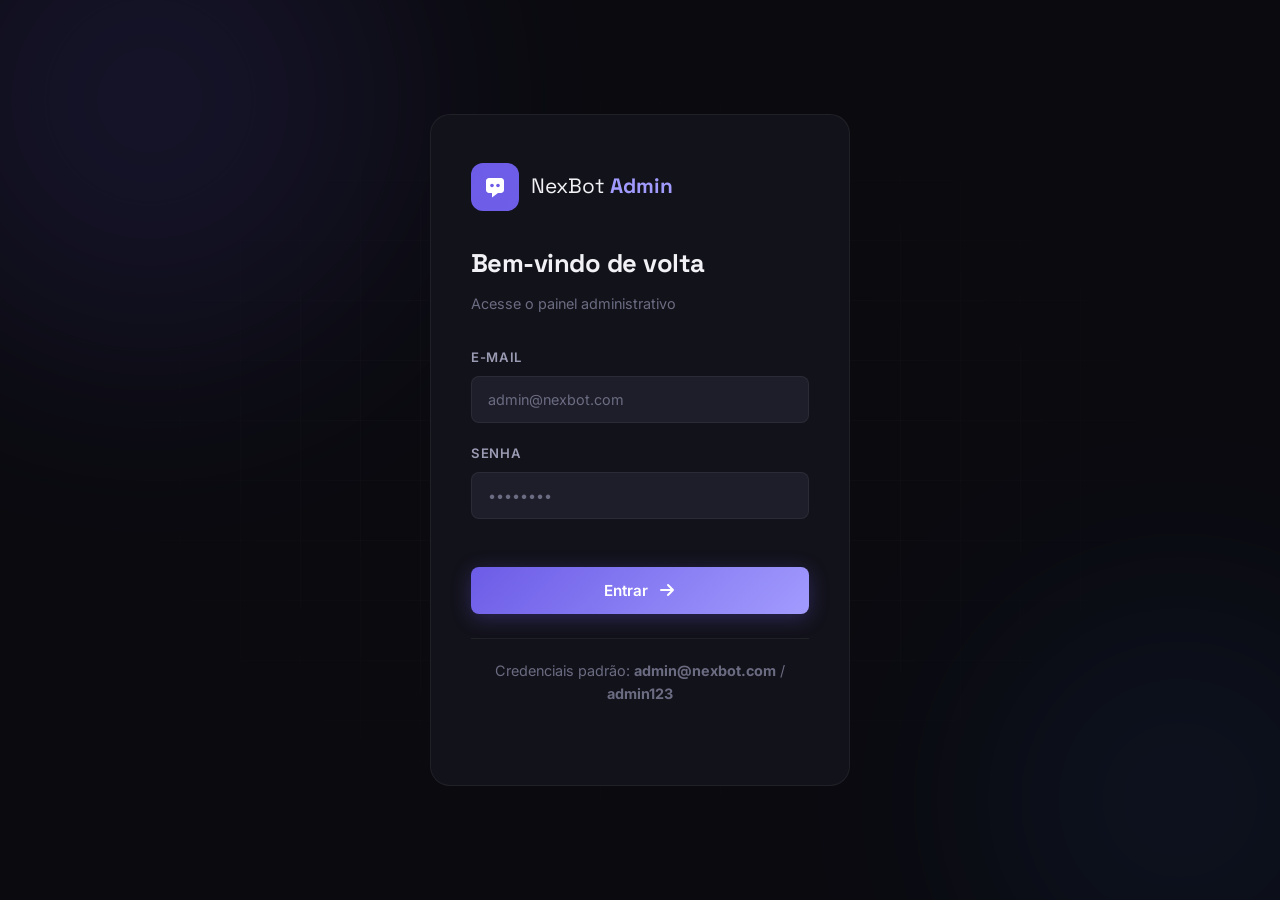
<file: admin.html>
<!DOCTYPE html>
<html lang="pt-BR">
<head>
    <meta charset="UTF-8">
    <meta name="viewport" content="width=device-width, initial-scale=1.0">
    <title>NexBot — Painel Administrativo</title>
    <meta name="robots" content="noindex, nofollow">
    <link rel="preconnect" href="https://fonts.googleapis.com">
    <link rel="preconnect" href="https://fonts.gstatic.com" crossorigin>
    <link href="https://fonts.googleapis.com/css2?family=Inter:wght@300;400;500;600;700;800;900&family=Space+Grotesk:wght@400;500;600;700&display=swap" rel="stylesheet">
    <link rel="stylesheet" href="admin.css">
</head>
<body>

    <!-- Login Screen -->
    <div class="login-screen" id="login-screen">
        <div class="login-bg-effects">
            <div class="login-orb login-orb-1"></div>
            <div class="login-orb login-orb-2"></div>
            <div class="login-grid-overlay"></div>
        </div>
        <div class="login-card">
            <div class="login-logo">
                <svg width="48" height="48" viewBox="0 0 32 32" fill="none">
                    <rect width="32" height="32" rx="8" fill="url(#lg)"/>
                    <path d="M10 12C10 10.8954 10.8954 10 12 10H20C21.1046 10 22 10.8954 22 12V18C22 19.1046 21.1046 20 20 20H18L14 23V20H12C10.8954 20 10 19.1046 10 18V12Z" fill="white"/>
                    <circle cx="14" cy="15" r="1.2" fill="#6C5CE7"/>
                    <circle cx="18" cy="15" r="1.2" fill="#6C5CE7"/>
                    <defs><linearGradient id="lg" x1="0" y1="0" x2="32" y2="32"><stop stop-color="#6C5CE7"/><stop offset="1" stop-color="#A29BFE"/></linearGradient></defs>
                </svg>
                <span>NexBot <strong>Admin</strong></span>
            </div>
            <h2>Bem-vindo de volta</h2>
            <p>Acesse o painel administrativo</p>
            <form id="login-form">
                <div class="form-group">
                    <label for="login-email">E-mail</label>
                    <input type="email" id="login-email" placeholder="admin@nexbot.com" required>
                </div>
                <div class="form-group">
                    <label for="login-password">Senha</label>
                    <input type="password" id="login-password" placeholder="••••••••" required>
                </div>
                <div class="login-error" id="login-error"></div>
                <button type="submit" class="btn-login" id="login-btn">
                    <span>Entrar</span>
                    <svg width="18" height="18" viewBox="0 0 18 18" fill="none"><path d="M3 9H15M15 9L10 4M15 9L10 14" stroke="currentColor" stroke-width="2" stroke-linecap="round" stroke-linejoin="round"/></svg>
                </button>
            </form>
            <p class="login-hint">Credenciais padrão: <strong>admin@nexbot.com</strong> / <strong>admin123</strong></p>
        </div>
    </div>

    <!-- Admin Panel -->
    <div class="admin-panel" id="admin-panel" style="display:none;">
        <!-- Sidebar -->
        <aside class="sidebar" id="sidebar">
            <div class="sidebar-header">
                <div class="sidebar-logo">
                    <svg width="32" height="32" viewBox="0 0 32 32" fill="none">
                        <rect width="32" height="32" rx="8" fill="url(#slg)"/>
                        <path d="M10 12C10 10.8954 10.8954 10 12 10H20C21.1046 10 22 10.8954 22 12V18C22 19.1046 21.1046 20 20 20H18L14 23V20H12C10.8954 20 10 19.1046 10 18V12Z" fill="white"/>
                        <circle cx="14" cy="15" r="1.2" fill="#6C5CE7"/>
                        <circle cx="18" cy="15" r="1.2" fill="#6C5CE7"/>
                        <defs><linearGradient id="slg" x1="0" y1="0" x2="32" y2="32"><stop stop-color="#6C5CE7"/><stop offset="1" stop-color="#A29BFE"/></linearGradient></defs>
                    </svg>
                    <span class="sidebar-brand">NexBot</span>
                </div>
                <button class="sidebar-close" id="sidebar-close" aria-label="Fechar menu">×</button>
            </div>
            <nav class="sidebar-nav">
                <a href="#" class="nav-item active" data-page="dashboard" id="nav-dashboard">
                    <svg width="20" height="20" viewBox="0 0 20 20" fill="none"><rect x="2" y="2" width="7" height="7" rx="1.5" stroke="currentColor" stroke-width="1.5"/><rect x="11" y="2" width="7" height="7" rx="1.5" stroke="currentColor" stroke-width="1.5"/><rect x="2" y="11" width="7" height="7" rx="1.5" stroke="currentColor" stroke-width="1.5"/><rect x="11" y="11" width="7" height="7" rx="1.5" stroke="currentColor" stroke-width="1.5"/></svg>
                    <span>Dashboard</span>
                </a>
                <a href="#" class="nav-item" data-page="leads" id="nav-leads">
                    <svg width="20" height="20" viewBox="0 0 20 20" fill="none"><path d="M13 7A3 3 0 1 0 7 7A3 3 0 0 0 13 7Z" stroke="currentColor" stroke-width="1.5"/><path d="M3 17C3 14.2386 5.23858 12 8 12H12C14.7614 12 17 14.2386 17 17V18H3V17Z" stroke="currentColor" stroke-width="1.5"/></svg>
                    <span>Leads & Mensagens</span>
                    <span class="nav-badge" id="leads-badge">0</span>
                </a>
                <a href="#" class="nav-item" data-page="clients" id="nav-clients">
                    <svg width="20" height="20" viewBox="0 0 20 20" fill="none"><path d="M17 18V16C17 14.3431 15.6569 13 14 13H10" stroke="currentColor" stroke-width="1.5" stroke-linecap="round"/><circle cx="7" cy="7" r="3" stroke="currentColor" stroke-width="1.5"/><path d="M7 13C4.23858 13 2 15.2386 2 18" stroke="currentColor" stroke-width="1.5" stroke-linecap="round"/><path d="M15 6L15 12M12 9H18" stroke="currentColor" stroke-width="1.5" stroke-linecap="round"/></svg>
                    <span>Clientes</span>
                    <span class="nav-badge" id="clients-badge">0</span>
                </a>
                <a href="#" class="nav-item" data-page="settings" id="nav-settings">
                    <svg width="20" height="20" viewBox="0 0 20 20" fill="none"><circle cx="10" cy="10" r="3" stroke="currentColor" stroke-width="1.5"/><path d="M10 2V4M10 16V18M2 10H4M16 10H18M4.22 4.22L5.64 5.64M14.36 14.36L15.78 15.78M15.78 4.22L14.36 5.64M5.64 14.36L4.22 15.78" stroke="currentColor" stroke-width="1.5" stroke-linecap="round"/></svg>
                    <span>Configurações</span>
                </a>
            </nav>
            <div class="sidebar-footer">
                <a href="index.html" class="nav-item">
                    <svg width="20" height="20" viewBox="0 0 20 20" fill="none"><path d="M3 10L10 3L17 10M5 8V16H8V12H12V16H15V8" stroke="currentColor" stroke-width="1.5" stroke-linecap="round" stroke-linejoin="round"/></svg>
                    <span>Ver Landing Page</span>
                </a>
                <a href="#" class="nav-item" id="logout-btn">
                    <svg width="20" height="20" viewBox="0 0 20 20" fill="none"><path d="M7 17H4C3.44772 17 3 16.5523 3 16V4C3 3.44772 3.44772 3 4 3H7M13 14L17 10L13 6M17 10H7" stroke="currentColor" stroke-width="1.5" stroke-linecap="round" stroke-linejoin="round"/></svg>
                    <span>Sair</span>
                </a>
            </div>
        </aside>

        <!-- Main Content -->
        <main class="main-content">
            <header class="topbar">
                <button class="mobile-menu-btn" id="mobile-menu-btn">
                    <span></span><span></span><span></span>
                </button>
                <div class="topbar-info">
                    <h1 id="page-title">Dashboard</h1>
                    <span class="topbar-date" id="topbar-date"></span>
                </div>
                <div class="topbar-actions">
                    <div class="admin-avatar">
                        <span>AD</span>
                    </div>
                </div>
            </header>

            <!-- Dashboard Page -->
            <div class="page active" id="page-dashboard">
                <div class="metrics-grid">
                    <div class="metric-card">
                        <div class="metric-icon icon-purple">
                            <svg width="24" height="24" viewBox="0 0 24 24" fill="none"><path d="M16 7A4 4 0 1 0 8 7A4 4 0 0 0 16 7Z" stroke="currentColor" stroke-width="2"/><path d="M4 21C4 17.134 7.13401 14 11 14H13C16.866 14 20 17.134 20 21V22H4V21Z" stroke="currentColor" stroke-width="2"/></svg>
                        </div>
                        <div class="metric-info">
                            <span class="metric-value" id="metric-total">0</span>
                            <span class="metric-label">Total de Leads</span>
                        </div>
                        <span class="metric-trend up" id="trend-total">+0 hoje</span>
                    </div>
                    <div class="metric-card">
                        <div class="metric-icon icon-green">
                            <svg width="24" height="24" viewBox="0 0 24 24" fill="none"><path d="M22 12H18L15 21L9 3L6 12H2" stroke="currentColor" stroke-width="2" stroke-linecap="round" stroke-linejoin="round"/></svg>
                        </div>
                        <div class="metric-info">
                            <span class="metric-value" id="metric-new">0</span>
                            <span class="metric-label">Novos (não lidos)</span>
                        </div>
                        <span class="metric-trend" id="trend-new">Aguardando</span>
                    </div>
                    <div class="metric-card">
                        <div class="metric-icon icon-blue">
                            <svg width="24" height="24" viewBox="0 0 24 24" fill="none"><path d="M21 15C21 15.5523 20.5523 16 20 16H8L4 20V4C4 3.44772 4.44772 3 5 3H20C20.5523 3 21 3.44772 21 4V15Z" stroke="currentColor" stroke-width="2" stroke-linecap="round" stroke-linejoin="round"/></svg>
                        </div>
                        <div class="metric-info">
                            <span class="metric-value" id="metric-attending">0</span>
                            <span class="metric-label">Em Atendimento</span>
                        </div>
                        <span class="metric-trend" id="trend-attending">Ativos</span>
                    </div>
                    <div class="metric-card">
                        <div class="metric-icon icon-orange">
                            <svg width="24" height="24" viewBox="0 0 24 24" fill="none"><path d="M12 2L15.09 8.26L22 9.27L17 14.14L18.18 21.02L12 17.77L5.82 21.02L7 14.14L2 9.27L8.91 8.26L12 2Z" stroke="currentColor" stroke-width="2" stroke-linecap="round" stroke-linejoin="round"/></svg>
                        </div>
                        <div class="metric-info">
                            <span class="metric-value" id="metric-converted">0</span>
                            <span class="metric-label">Convertidos</span>
                        </div>
                        <span class="metric-trend up" id="trend-converted">Sucesso</span>
                    </div>
                </div>

                <div class="dashboard-grid">
                    <div class="card recent-leads-card">
                        <div class="card-header">
                            <h3>Leads Recentes</h3>
                            <button class="btn-sm-action" id="view-all-leads">Ver Todos →</button>
                        </div>
                        <div class="card-body">
                            <div class="recent-leads-list" id="recent-leads-list">
                                <div class="empty-state">
                                    <svg width="48" height="48" viewBox="0 0 48 48" fill="none"><circle cx="24" cy="24" r="20" stroke="currentColor" stroke-width="2" stroke-dasharray="4 4"/><path d="M24 16V32M16 24H32" stroke="currentColor" stroke-width="2" stroke-linecap="round"/></svg>
                                    <p>Nenhum lead recebido ainda</p>
                                    <span>Os contatos da landing page aparecerão aqui</span>
                                </div>
                            </div>
                        </div>
                    </div>
                    <div class="card chart-card">
                        <div class="card-header">
                            <h3>Leads por Período</h3>
                            <select id="chart-period" class="select-sm">
                                <option value="7">Últimos 7 dias</option>
                                <option value="30">Últimos 30 dias</option>
                                <option value="90">Últimos 90 dias</option>
                            </select>
                        </div>
                        <div class="card-body">
                            <div class="chart-container" id="chart-container">
                                <div class="chart-bars" id="chart-bars"></div>
                                <div class="chart-labels" id="chart-labels"></div>
                            </div>
                        </div>
                    </div>
                </div>

                <div class="card source-card">
                    <div class="card-header">
                        <h3>Distribuição por Tamanho de Empresa</h3>
                    </div>
                    <div class="card-body">
                        <div class="distribution-grid" id="distribution-grid">
                            <div class="dist-item">
                                <div class="dist-bar-track"><div class="dist-bar" style="width:0%" data-size="1-10"></div></div>
                                <span class="dist-label">1-10 funcionários</span>
                                <span class="dist-value" id="dist-1-10">0</span>
                            </div>
                            <div class="dist-item">
                                <div class="dist-bar-track"><div class="dist-bar" style="width:0%" data-size="11-50"></div></div>
                                <span class="dist-label">11-50 funcionários</span>
                                <span class="dist-value" id="dist-11-50">0</span>
                            </div>
                            <div class="dist-item">
                                <div class="dist-bar-track"><div class="dist-bar" style="width:0%" data-size="51-200"></div></div>
                                <span class="dist-label">51-200 funcionários</span>
                                <span class="dist-value" id="dist-51-200">0</span>
                            </div>
                            <div class="dist-item">
                                <div class="dist-bar-track"><div class="dist-bar" style="width:0%" data-size="201+"></div></div>
                                <span class="dist-label">200+ funcionários</span>
                                <span class="dist-value" id="dist-201">0</span>
                            </div>
                        </div>
                    </div>
                </div>
            </div>

            <!-- Leads Page -->
            <div class="page" id="page-leads">
                <div class="leads-toolbar">
                    <div class="leads-search">
                        <svg width="18" height="18" viewBox="0 0 18 18" fill="none"><circle cx="8" cy="8" r="5.5" stroke="currentColor" stroke-width="1.5"/><path d="M12 12L16 16" stroke="currentColor" stroke-width="1.5" stroke-linecap="round"/></svg>
                        <input type="text" id="search-leads" placeholder="Buscar por nome, email ou telefone...">
                    </div>
                    <div class="leads-filters">
                        <select id="filter-status" class="select-sm">
                            <option value="all">Todos os Status</option>
                            <option value="novo">🔵 Novos</option>
                            <option value="atendendo">🟡 Em Atendimento</option>
                            <option value="convertido">🟢 Convertidos</option>
                            <option value="arquivado">⚫ Arquivados</option>
                        </select>
                        <button class="btn-action" id="export-csv">
                            <svg width="16" height="16" viewBox="0 0 16 16" fill="none"><path d="M2 11V13C2 13.5523 2.44772 14 3 14H13C13.5523 14 14 13.5523 14 13V11M8 2V10M8 10L5 7M8 10L11 7" stroke="currentColor" stroke-width="1.5" stroke-linecap="round" stroke-linejoin="round"/></svg>
                            Exportar CSV
                        </button>
                    </div>
                </div>

                <div class="leads-table-wrapper">
                    <table class="leads-table" id="leads-table">
                        <thead>
                            <tr>
                                <th>Status</th>
                                <th>Nome</th>
                                <th>E-mail</th>
                                <th>Telefone</th>
                                <th>Empresa</th>
                                <th>Data</th>
                                <th>Ações</th>
                            </tr>
                        </thead>
                        <tbody id="leads-tbody">
                        </tbody>
                    </table>
                    <div class="empty-state" id="leads-empty" style="display:none;">
                        <svg width="48" height="48" viewBox="0 0 48 48" fill="none"><circle cx="24" cy="24" r="20" stroke="currentColor" stroke-width="2" stroke-dasharray="4 4"/><path d="M24 16V32M16 24H32" stroke="currentColor" stroke-width="2" stroke-linecap="round"/></svg>
                        <p>Nenhum lead encontrado</p>
                        <span>Ajuste os filtros ou aguarde novos contatos</span>
                    </div>
                </div>
            </div>

            <!-- Clients Page -->
            <div class="page" id="page-clients">
                <div class="leads-toolbar">
                    <div class="leads-search">
                        <svg width="18" height="18" viewBox="0 0 18 18" fill="none"><circle cx="8" cy="8" r="5.5" stroke="currentColor" stroke-width="1.5"/><path d="M12 12L16 16" stroke="currentColor" stroke-width="1.5" stroke-linecap="round"/></svg>
                        <input type="text" id="search-clients" placeholder="Buscar cliente...">
                    </div>
                    <div class="leads-filters">
                        <button class="btn-action" id="add-client-btn">
                            <svg width="16" height="16" viewBox="0 0 16 16" fill="none"><path d="M8 3V13M3 8H13" stroke="currentColor" stroke-width="1.5" stroke-linecap="round"/></svg>
                            Novo Cliente
                        </button>
                    </div>
                </div>
                <div class="leads-table-wrapper">
                    <table class="leads-table" id="clients-table">
                        <thead>
                            <tr>
                                <th>Status</th>
                                <th>Nome</th>
                                <th>E-mail</th>
                                <th>Plano</th>
                                <th>Criado em</th>
                                <th>Ações</th>
                            </tr>
                        </thead>
                        <tbody id="clients-tbody"></tbody>
                    </table>
                    <div class="empty-state" id="clients-empty">
                        <svg width="48" height="48" viewBox="0 0 48 48" fill="none"><circle cx="24" cy="24" r="20" stroke="currentColor" stroke-width="2" stroke-dasharray="4 4"/><path d="M24 16V32M16 24H32" stroke="currentColor" stroke-width="2" stroke-linecap="round"/></svg>
                        <p>Nenhum cliente cadastrado</p>
                        <span>Clique em "Novo Cliente" para adicionar</span>
                    </div>
                </div>
            </div>

            <!-- Settings Page -->
            <div class="page" id="page-settings">
                <div class="settings-grid">
                    <div class="card">
                        <div class="card-header">
                            <h3>🔑 Credenciais de Acesso</h3>
                        </div>
                        <div class="card-body">
                            <div class="form-group">
                                <label for="settings-email">E-mail Admin</label>
                                <input type="email" id="settings-email" value="admin@nexbot.com">
                            </div>
                            <div class="form-group">
                                <label for="settings-password">Nova Senha</label>
                                <input type="password" id="settings-password" placeholder="Digite a nova senha">
                            </div>
                            <div class="form-group">
                                <label for="settings-password-confirm">Confirmar Senha</label>
                                <input type="password" id="settings-password-confirm" placeholder="Confirme a nova senha">
                            </div>
                            <button class="btn-action" id="save-credentials">Salvar Credenciais</button>
                            <div class="settings-msg" id="credentials-msg"></div>
                        </div>
                    </div>

                    <div class="card">
                        <div class="card-header">
                            <h3>📧 Configuração EmailJS</h3>
                        </div>
                        <div class="card-body">
                            <p class="settings-description">Configure os IDs do EmailJS para habilitar o envio real de emails pelo formulário de contato. Crie uma conta gratuita em <a href="https://www.emailjs.com" target="_blank">emailjs.com</a>.</p>
                            <div class="form-group">
                                <label for="emailjs-public-key">Public Key</label>
                                <input type="text" id="emailjs-public-key" placeholder="Sua Public Key do EmailJS">
                            </div>
                            <div class="form-group">
                                <label for="emailjs-service-id">Service ID</label>
                                <input type="text" id="emailjs-service-id" placeholder="Ex: service_gmail">
                            </div>
                            <div class="form-group">
                                <label for="emailjs-template-id">Template ID</label>
                                <input type="text" id="emailjs-template-id" placeholder="Ex: template_contact">
                            </div>
                            <button class="btn-action" id="save-emailjs">Salvar Configuração</button>
                            <div class="settings-msg" id="emailjs-msg"></div>
                        </div>
                    </div>

                    <div class="card">
                        <div class="card-header">
                            <h3>🗑️ Gerenciar Dados</h3>
                        </div>
                        <div class="card-body">
                            <p class="settings-description">Atenção: estas ações são irreversíveis.</p>
                            <div class="danger-actions">
                                <button class="btn-danger" id="clear-leads">Limpar Todos os Leads</button>
                                <button class="btn-danger" id="reset-settings">Resetar Configurações</button>
                            </div>
                        </div>
                    </div>
                </div>
            </div>
        </main>
    </div>

    <!-- Lead Detail Modal -->
    <div class="modal-overlay" id="modal-overlay">
        <div class="modal" id="lead-modal">
            <div class="modal-header">
                <h3>Detalhes do Lead</h3>
                <button class="modal-close" id="modal-close">×</button>
            </div>
            <div class="modal-body" id="modal-body">
                <!-- Filled by JS -->
            </div>
        </div>
    </div>

    <!-- New Client Modal -->
    <div class="modal-overlay" id="client-modal-overlay">
        <div class="modal">
            <div class="modal-header">
                <h3 id="client-modal-title">Novo Cliente</h3>
                <button class="modal-close" id="client-modal-close">×</button>
            </div>
            <div class="modal-body">
                <form id="client-form">
                    <div class="form-group">
                        <label for="client-name">Nome / Empresa</label>
                        <input type="text" id="client-name" placeholder="Nome do cliente" required>
                    </div>
                    <div class="form-group">
                        <label for="client-email">E-mail de Acesso</label>
                        <input type="email" id="client-email" placeholder="email@empresa.com" required>
                    </div>
                    <div class="form-group">
                        <label for="client-password">Senha</label>
                        <input type="text" id="client-password" placeholder="Senha de acesso" value="cliente123">
                    </div>
                    <div class="form-group">
                        <label for="client-plan">Plano</label>
                        <select id="client-plan">
                            <option value="starter">Starter</option>
                            <option value="professional" selected>Professional</option>
                            <option value="enterprise">Enterprise</option>
                        </select>
                    </div>
                    <input type="hidden" id="client-edit-id" value="">
                    <button type="submit" class="btn-action" style="width:100%;justify-content:center;margin-top:8px;">Salvar Cliente</button>
                </form>
            </div>
        </div>
    </div>

    <script src="admin.js"></script>
</body>
</html>
</file>
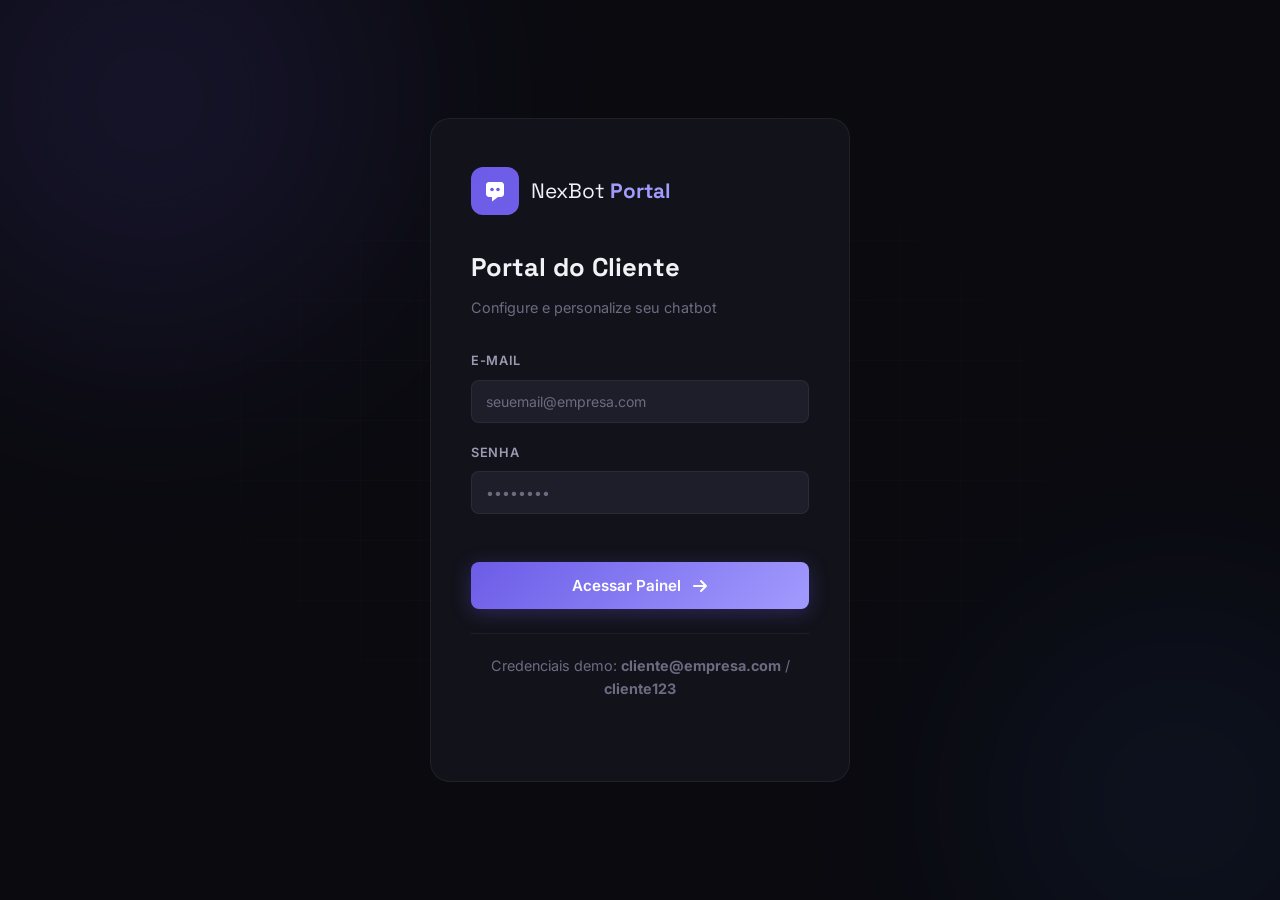
<file: client.html>
<!DOCTYPE html>
<html lang="pt-BR">
<head>
    <meta charset="UTF-8">
    <meta name="viewport" content="width=device-width, initial-scale=1.0">
    <title>NexBot — Portal do Cliente</title>
    <meta name="robots" content="noindex, nofollow">
    <link rel="preconnect" href="https://fonts.googleapis.com">
    <link rel="preconnect" href="https://fonts.gstatic.com" crossorigin>
    <link href="https://fonts.googleapis.com/css2?family=Inter:wght@300;400;500;600;700;800;900&family=Space+Grotesk:wght@400;500;600;700&display=swap" rel="stylesheet">
    <link rel="stylesheet" href="client.css">
</head>
<body>

    <!-- Login Screen -->
    <div class="login-screen" id="login-screen">
        <div class="login-bg-effects">
            <div class="login-orb login-orb-1"></div>
            <div class="login-orb login-orb-2"></div>
            <div class="login-grid-overlay"></div>
        </div>
        <div class="login-card">
            <div class="login-logo">
                <svg width="48" height="48" viewBox="0 0 32 32" fill="none">
                    <rect width="32" height="32" rx="8" fill="url(#lg)"/>
                    <path d="M10 12C10 10.8954 10.8954 10 12 10H20C21.1046 10 22 10.8954 22 12V18C22 19.1046 21.1046 20 20 20H18L14 23V20H12C10.8954 20 10 19.1046 10 18V12Z" fill="white"/>
                    <circle cx="14" cy="15" r="1.2" fill="#6C5CE7"/><circle cx="18" cy="15" r="1.2" fill="#6C5CE7"/>
                    <defs><linearGradient id="lg" x1="0" y1="0" x2="32" y2="32"><stop stop-color="#6C5CE7"/><stop offset="1" stop-color="#A29BFE"/></linearGradient></defs>
                </svg>
                <span>NexBot <strong>Portal</strong></span>
            </div>
            <h2>Portal do Cliente</h2>
            <p>Configure e personalize seu chatbot</p>
            <form id="login-form">
                <div class="form-group">
                    <label for="login-email">E-mail</label>
                    <input type="email" id="login-email" placeholder="seuemail@empresa.com" required>
                </div>
                <div class="form-group">
                    <label for="login-password">Senha</label>
                    <input type="password" id="login-password" placeholder="••••••••" required>
                </div>
                <div class="login-error" id="login-error"></div>
                <button type="submit" class="btn-login" id="login-btn">
                    <span>Acessar Painel</span>
                    <svg width="18" height="18" viewBox="0 0 18 18" fill="none"><path d="M3 9H15M15 9L10 4M15 9L10 14" stroke="currentColor" stroke-width="2" stroke-linecap="round" stroke-linejoin="round"/></svg>
                </button>
            </form>
            <p class="login-hint">Credenciais demo: <strong>cliente@empresa.com</strong> / <strong>cliente123</strong></p>
        </div>
    </div>

    <!-- Client Portal -->
    <div class="portal" id="portal" style="display:none;">
        <!-- Sidebar -->
        <aside class="sidebar" id="sidebar">
            <div class="sidebar-header">
                <div class="sidebar-logo">
                    <svg width="28" height="28" viewBox="0 0 32 32" fill="none">
                        <rect width="32" height="32" rx="8" fill="url(#slg2)"/>
                        <path d="M10 12C10 10.8954 10.8954 10 12 10H20C21.1046 10 22 10.8954 22 12V18C22 19.1046 21.1046 20 20 20H18L14 23V20H12C10.8954 20 10 19.1046 10 18V12Z" fill="white"/>
                        <circle cx="14" cy="15" r="1.2" fill="#6C5CE7"/><circle cx="18" cy="15" r="1.2" fill="#6C5CE7"/>
                        <defs><linearGradient id="slg2" x1="0" y1="0" x2="32" y2="32"><stop stop-color="#6C5CE7"/><stop offset="1" stop-color="#A29BFE"/></linearGradient></defs>
                    </svg>
                    <span class="sidebar-brand">NexBot</span>
                </div>
                <button class="sidebar-close" id="sidebar-close">×</button>
            </div>
            <nav class="sidebar-nav">
                <a href="#" class="nav-item active" data-page="appearance" id="nav-appearance">
                    <svg width="20" height="20" viewBox="0 0 20 20" fill="none"><path d="M3 10C3 6.13401 6.13401 3 10 3V3C11.3845 3 12.7378 3.41054 13.889 4.18029L10.5 10H17V10C17 13.866 13.866 17 10 17V17C6.13401 17 3 13.866 3 10V10Z" stroke="currentColor" stroke-width="1.5"/><circle cx="10" cy="10" r="2" stroke="currentColor" stroke-width="1.5"/></svg>
                    <span>Aparência</span>
                </a>
                <a href="#" class="nav-item" data-page="messages" id="nav-messages">
                    <svg width="20" height="20" viewBox="0 0 20 20" fill="none"><path d="M17 13C17 13.5523 16.5523 14 16 14H6L2 18V4C2 3.44772 2.44772 3 3 3H16C16.5523 3 17 3.44772 17 4V13Z" stroke="currentColor" stroke-width="1.5" stroke-linecap="round" stroke-linejoin="round"/></svg>
                    <span>Mensagens</span>
                </a>
                <a href="#" class="nav-item" data-page="knowledge" id="nav-knowledge">
                    <svg width="20" height="20" viewBox="0 0 20 20" fill="none"><path d="M2 4C2 2.89543 2.89543 2 4 2H8L10 4H16C17.1046 4 18 4.89543 18 6V16C18 17.1046 17.1046 18 16 18H4C2.89543 18 2 17.1046 2 16V4Z" stroke="currentColor" stroke-width="1.5"/><path d="M6 10H14M6 13H11" stroke="currentColor" stroke-width="1.5" stroke-linecap="round"/></svg>
                    <span>Base de Conhecimento</span>
                </a>
                <a href="#" class="nav-item" data-page="embed" id="nav-embed">
                    <svg width="20" height="20" viewBox="0 0 20 20" fill="none"><path d="M7 5L2 10L7 15M13 5L18 10L13 15" stroke="currentColor" stroke-width="1.5" stroke-linecap="round" stroke-linejoin="round"/></svg>
                    <span>Código de Integração</span>
                </a>
            </nav>
            <div class="sidebar-footer">
                <a href="index.html" class="nav-item">
                    <svg width="20" height="20" viewBox="0 0 20 20" fill="none"><path d="M3 10L10 3L17 10M5 8V16H8V12H12V16H15V8" stroke="currentColor" stroke-width="1.5" stroke-linecap="round" stroke-linejoin="round"/></svg>
                    <span>Ver Site</span>
                </a>
                <a href="#" class="nav-item" id="logout-btn">
                    <svg width="20" height="20" viewBox="0 0 20 20" fill="none"><path d="M7 17H4C3.44772 17 3 16.5523 3 16V4C3 3.44772 3.44772 3 4 3H7M13 14L17 10L13 6M17 10H7" stroke="currentColor" stroke-width="1.5" stroke-linecap="round" stroke-linejoin="round"/></svg>
                    <span>Sair</span>
                </a>
            </div>
        </aside>

        <!-- Main Content -->
        <main class="main-content">
            <header class="topbar">
                <button class="mobile-menu-btn" id="mobile-menu-btn"><span></span><span></span><span></span></button>
                <div class="topbar-info">
                    <h1 id="page-title">Aparência do Chatbot</h1>
                    <span class="topbar-sub" id="topbar-sub">Personalize o visual do seu chatbot</span>
                </div>
                <div class="topbar-actions">
                    <button class="btn-save" id="save-all-btn">
                        <svg width="16" height="16" viewBox="0 0 16 16" fill="none"><path d="M2 2H11L14 5V14H2V2Z" stroke="currentColor" stroke-width="1.5"/><path d="M5 2V5H10V2M5 14V9H11V14" stroke="currentColor" stroke-width="1.5"/></svg>
                        Salvar Tudo
                    </button>
                </div>
            </header>

            <!-- Appearance Page -->
            <div class="page active" id="page-appearance">
                <div class="config-layout">
                    <div class="config-panel">
                        <div class="config-section">
                            <h3 class="config-title">🤖 Identidade do Bot</h3>
                            <div class="form-group">
                                <label for="bot-name">Nome do Chatbot</label>
                                <input type="text" id="bot-name" value="Assistente Virtual" placeholder="Ex: Atendente da Loja">
                            </div>
                            <div class="form-group">
                                <label for="bot-subtitle">Subtítulo / Status</label>
                                <input type="text" id="bot-subtitle" value="Online agora" placeholder="Ex: Online • Responde em segundos">
                            </div>
                            <div class="form-group">
                                <label for="bot-avatar">Emoji / Avatar</label>
                                <div class="avatar-picker">
                                    <button class="avatar-option active" data-avatar="🤖">🤖</button>
                                    <button class="avatar-option" data-avatar="💬">💬</button>
                                    <button class="avatar-option" data-avatar="🧠">🧠</button>
                                    <button class="avatar-option" data-avatar="⚡">⚡</button>
                                    <button class="avatar-option" data-avatar="🎯">🎯</button>
                                    <button class="avatar-option" data-avatar="🌟">🌟</button>
                                    <button class="avatar-option" data-avatar="🚀">🚀</button>
                                    <button class="avatar-option" data-avatar="💡">💡</button>
                                </div>
                            </div>
                        </div>

                        <div class="config-section">
                            <h3 class="config-title">🎨 Cores e Estilo</h3>
                            <div class="color-row">
                                <div class="form-group">
                                    <label for="color-primary">Cor Primária</label>
                                    <div class="color-input-wrap">
                                        <input type="color" id="color-primary" value="#6C5CE7">
                                        <input type="text" id="color-primary-hex" value="#6C5CE7" class="color-hex-input">
                                    </div>
                                </div>
                                <div class="form-group">
                                    <label for="color-header">Cor do Cabeçalho</label>
                                    <div class="color-input-wrap">
                                        <input type="color" id="color-header" value="#1A1A2E">
                                        <input type="text" id="color-header-hex" value="#1A1A2E" class="color-hex-input">
                                    </div>
                                </div>
                            </div>
                            <div class="color-row">
                                <div class="form-group">
                                    <label for="color-bot-msg">Cor Mensagem Bot</label>
                                    <div class="color-input-wrap">
                                        <input type="color" id="color-bot-msg" value="#2D2D3F">
                                        <input type="text" id="color-bot-msg-hex" value="#2D2D3F" class="color-hex-input">
                                    </div>
                                </div>
                                <div class="form-group">
                                    <label for="color-user-msg">Cor Mensagem Usuário</label>
                                    <div class="color-input-wrap">
                                        <input type="color" id="color-user-msg" value="#6C5CE7">
                                        <input type="text" id="color-user-msg-hex" value="#6C5CE7" class="color-hex-input">
                                    </div>
                                </div>
                            </div>
                            <div class="form-group">
                                <label for="border-radius">Arredondamento</label>
                                <div class="range-wrap">
                                    <input type="range" id="border-radius" min="0" max="24" value="16">
                                    <span class="range-value" id="radius-value">16px</span>
                                </div>
                            </div>
                        </div>

                        <div class="config-section">
                            <h3 class="config-title">📐 Posição e Tamanho</h3>
                            <div class="form-group">
                                <label>Posição na Tela</label>
                                <div class="position-picker">
                                    <button class="position-option" data-position="left">
                                        <svg width="20" height="20" viewBox="0 0 20 20" fill="none"><rect x="2" y="2" width="16" height="16" rx="2" stroke="currentColor" stroke-width="1.5"/><rect x="3" y="12" width="5" height="5" rx="1" fill="currentColor"/></svg>
                                        Esquerda
                                    </button>
                                    <button class="position-option active" data-position="right">
                                        <svg width="20" height="20" viewBox="0 0 20 20" fill="none"><rect x="2" y="2" width="16" height="16" rx="2" stroke="currentColor" stroke-width="1.5"/><rect x="12" y="12" width="5" height="5" rx="1" fill="currentColor"/></svg>
                                        Direita
                                    </button>
                                </div>
                            </div>
                            <div class="form-group">
                                <label for="widget-size">Tamanho do Widget</label>
                                <select id="widget-size">
                                    <option value="small">Pequeno (340px)</option>
                                    <option value="medium" selected>Médio (380px)</option>
                                    <option value="large">Grande (420px)</option>
                                </select>
                            </div>
                        </div>
                    </div>
                </div>
            </div>

            <!-- Messages Page -->
            <div class="page" id="page-messages">
                <div class="config-layout">
                    <div class="config-panel">
                        <div class="config-section">
                            <h3 class="config-title">👋 Mensagem de Boas-vindas</h3>
                            <div class="form-group">
                                <label for="welcome-msg">Mensagem inicial do bot</label>
                                <textarea id="welcome-msg" rows="3" placeholder="Olá! Como posso ajudá-lo?">Olá! 👋 Como posso ajudá-lo hoje?</textarea>
                            </div>
                        </div>

                        <div class="config-section">
                            <h3 class="config-title">🌙 Mensagem Offline</h3>
                            <div class="form-group">
                                <label for="offline-msg">Exibida fora do horário comercial</label>
                                <textarea id="offline-msg" rows="3" placeholder="No momento estamos offline...">No momento estamos offline, mas deixe sua mensagem que retornaremos em breve! 😊</textarea>
                            </div>
                        </div>

                        <div class="config-section">
                            <h3 class="config-title">⚡ Botões Rápidos</h3>
                            <p class="config-desc">Opções que aparecem para o usuário clicar rapidamente</p>
                            <div class="quick-actions-list" id="quick-actions-list">
                                <!-- Filled by JS -->
                            </div>
                            <button class="btn-add" id="add-quick-action">
                                <svg width="16" height="16" viewBox="0 0 16 16" fill="none"><path d="M8 3V13M3 8H13" stroke="currentColor" stroke-width="1.5" stroke-linecap="round"/></svg>
                                Adicionar Botão Rápido
                            </button>
                        </div>

                        <div class="config-section">
                            <h3 class="config-title">✏️ Placeholder do Input</h3>
                            <div class="form-group">
                                <label for="input-placeholder">Texto do campo de digitação</label>
                                <input type="text" id="input-placeholder" value="Digite sua mensagem..." placeholder="Ex: Como posso ajudar?">
                            </div>
                        </div>
                    </div>
                </div>
            </div>

            <!-- Knowledge Base Page -->
            <div class="page" id="page-knowledge">
                <div class="config-layout">
                    <div class="config-panel">
                        <div class="config-section">
                            <h3 class="config-title">📚 Base de Conhecimento</h3>
                            <p class="config-desc">Cadastre perguntas e respostas para o seu chatbot responder automaticamente. O bot buscará a melhor resposta para o que o cliente perguntar.</p>
                            <div class="faq-list" id="faq-list">
                                <!-- Filled by JS -->
                            </div>
                            <button class="btn-add" id="add-faq">
                                <svg width="16" height="16" viewBox="0 0 16 16" fill="none"><path d="M8 3V13M3 8H13" stroke="currentColor" stroke-width="1.5" stroke-linecap="round"/></svg>
                                Adicionar Pergunta & Resposta
                            </button>
                        </div>
                    </div>
                </div>
            </div>

            <!-- Embed Code Page -->
            <div class="page" id="page-embed">
                <div class="config-layout">
                    <div class="config-panel">
                        <div class="config-section">
                            <h3 class="config-title">🔗 Código de Integração</h3>
                            <p class="config-desc">Copie e cole este código antes do fechamento da tag <code>&lt;/body&gt;</code> no HTML do seu site para adicionar o chatbot.</p>
                            <div class="embed-code-wrap">
                                <pre class="embed-code" id="embed-code"></pre>
                                <button class="btn-copy" id="copy-embed">
                                    <svg width="16" height="16" viewBox="0 0 16 16" fill="none"><rect x="5" y="5" width="9" height="9" rx="1.5" stroke="currentColor" stroke-width="1.5"/><path d="M11 3H3V11" stroke="currentColor" stroke-width="1.5" stroke-linecap="round"/></svg>
                                    Copiar Código
                                </button>
                            </div>
                        </div>

                        <div class="config-section">
                            <h3 class="config-title">📋 Instruções</h3>
                            <div class="instructions-list">
                                <div class="instruction-step">
                                    <span class="step-num">1</span>
                                    <div>
                                        <strong>Copie o código acima</strong>
                                        <p>Clique no botão "Copiar Código" para copiar o script de integração.</p>
                                    </div>
                                </div>
                                <div class="instruction-step">
                                    <span class="step-num">2</span>
                                    <div>
                                        <strong>Cole no seu site</strong>
                                        <p>Adicione o código antes da tag <code>&lt;/body&gt;</code> em todas as páginas onde deseja exibir o chatbot.</p>
                                    </div>
                                </div>
                                <div class="instruction-step">
                                    <span class="step-num">3</span>
                                    <div>
                                        <strong>Pronto!</strong>
                                        <p>O chatbot aparecerá automaticamente com todas as suas configurações e base de conhecimento.</p>
                                    </div>
                                </div>
                            </div>
                        </div>
                    </div>
                </div>
            </div>
        </main>

        <!-- Live Preview Widget (always visible) -->
        <div class="preview-container" id="preview-container">
            <div class="preview-label">
                <svg width="14" height="14" viewBox="0 0 14 14" fill="none"><circle cx="7" cy="7" r="5.5" stroke="currentColor" stroke-width="1.5"/><path d="M4 7C4 7 5.5 4 7 4C8.5 4 10 7 10 7C10 7 8.5 10 7 10C5.5 10 4 7 4 7Z" stroke="currentColor" stroke-width="1"/><circle cx="7" cy="7" r="1.5" fill="currentColor"/></svg>
                Preview ao Vivo
            </div>
            <div class="preview-widget" id="preview-widget">
                <div class="pw-header" id="pw-header">
                    <div class="pw-avatar" id="pw-avatar">🤖</div>
                    <div class="pw-info">
                        <span class="pw-name" id="pw-name">Assistente Virtual</span>
                        <span class="pw-status" id="pw-status"><span class="pw-online"></span> Online agora</span>
                    </div>
                    <button class="pw-close-btn">×</button>
                </div>
                <div class="pw-messages" id="pw-messages">
                    <div class="pw-msg bot" id="pw-welcome-msg">
                        <p>Olá! 👋 Como posso ajudá-lo hoje?</p>
                    </div>
                    <div class="pw-quick-actions" id="pw-quick-actions">
                        <!-- Filled by JS -->
                    </div>
                </div>
                <div class="pw-input-area">
                    <input type="text" id="pw-input" placeholder="Digite sua mensagem..." disabled>
                    <button class="pw-send-btn" disabled>
                        <svg width="16" height="16" viewBox="0 0 16 16" fill="none"><path d="M2 8L14 2L8 14L6.5 9.5L2 8Z" fill="currentColor"/></svg>
                    </button>
                </div>
            </div>
            <button class="preview-fab" id="preview-fab">
                <span class="fab-icon" id="fab-icon">🤖</span>
            </button>
            <button class="preview-toggle" id="preview-toggle">
                <svg width="16" height="16" viewBox="0 0 16 16" fill="none"><path d="M4 6L8 10L12 6" stroke="currentColor" stroke-width="2" stroke-linecap="round"/></svg>
            </button>
        </div>
    </div>

    <script src="client.js"></script>
</body>
</html>
</file>
<file: admin.css>
/* ======================================
   NexBot Admin Panel — Styles
   ====================================== */

:root {
    --primary: #6C5CE7;
    --primary-light: #A29BFE;
    --primary-dark: #5A4BD1;
    --primary-glow: rgba(108, 92, 231, 0.3);

    --bg-main: #0A0A0F;
    --bg-sidebar: #0E0E14;
    --bg-card: #12121A;
    --bg-card-hover: #1A1A25;
    --bg-elevated: #16161F;
    --bg-input: #1E1E2A;
    --bg-topbar: rgba(10, 10, 15, 0.85);

    --text-primary: #F1F1F6;
    --text-secondary: #9B9BB4;
    --text-muted: #6B6B82;

    --border: rgba(255, 255, 255, 0.06);
    --border-hover: rgba(255, 255, 255, 0.12);

    --accent-green: #10B981;
    --accent-blue: #3B82F6;
    --accent-orange: #F59E0B;
    --accent-pink: #EC4899;
    --accent-cyan: #06B6D4;
    --accent-red: #EF4444;

    --gradient-primary: linear-gradient(135deg, #6C5CE7 0%, #A29BFE 100%);

    --sidebar-width: 260px;
    --topbar-height: 72px;
    --radius-sm: 8px;
    --radius-md: 12px;
    --radius-lg: 20px;
    --ease-out: cubic-bezier(0.16, 1, 0.3, 1);
}

*, *::before, *::after { box-sizing: border-box; margin: 0; padding: 0; }
html { -webkit-font-smoothing: antialiased; }
body {
    font-family: 'Inter', -apple-system, BlinkMacSystemFont, sans-serif;
    background: var(--bg-main);
    color: var(--text-primary);
    line-height: 1.6;
    overflow-x: hidden;
}
a { text-decoration: none; color: inherit; }
ul { list-style: none; }
button { cursor: pointer; font-family: inherit; }

/* ========== LOGIN ========== */
.login-screen {
    min-height: 100vh;
    display: flex;
    align-items: center;
    justify-content: center;
    position: relative;
    overflow: hidden;
}

.login-bg-effects { position: absolute; inset: 0; pointer-events: none; }

.login-orb {
    position: absolute;
    border-radius: 50%;
    filter: blur(120px);
}
.login-orb-1 {
    width: 500px; height: 500px;
    background: var(--primary);
    top: -150px; left: -100px;
    opacity: 0.12;
    animation: float-orb 20s ease-in-out infinite;
}
.login-orb-2 {
    width: 400px; height: 400px;
    background: var(--accent-blue);
    bottom: -100px; right: -100px;
    opacity: 0.08;
    animation: float-orb 15s ease-in-out infinite reverse;
}

.login-grid-overlay {
    position: absolute; inset: 0;
    background-image:
        linear-gradient(rgba(255,255,255,0.015) 1px, transparent 1px),
        linear-gradient(90deg, rgba(255,255,255,0.015) 1px, transparent 1px);
    background-size: 60px 60px;
    mask-image: radial-gradient(ellipse at center, black 30%, transparent 70%);
}

@keyframes float-orb {
    0%, 100% { transform: translate(0, 0) scale(1); }
    33% { transform: translate(30px, -20px) scale(1.05); }
    66% { transform: translate(-20px, 15px) scale(0.95); }
}

.login-card {
    background: var(--bg-card);
    border: 1px solid var(--border);
    border-radius: var(--radius-lg);
    padding: 48px 40px;
    width: 100%;
    max-width: 420px;
    position: relative;
    z-index: 2;
    animation: fadeUp 0.6s var(--ease-out);
}

@keyframes fadeUp {
    from { opacity: 0; transform: translateY(20px); }
    to { opacity: 1; transform: translateY(0); }
}

.login-logo {
    display: flex;
    align-items: center;
    gap: 12px;
    font-family: 'Space Grotesk', sans-serif;
    font-size: 1.3rem;
    color: var(--text-primary);
    margin-bottom: 32px;
}
.login-logo strong { color: var(--primary-light); }

.login-card h2 {
    font-family: 'Space Grotesk', sans-serif;
    font-size: 1.6rem;
    margin-bottom: 8px;
    letter-spacing: -0.02em;
}

.login-card > p {
    color: var(--text-muted);
    font-size: 0.9rem;
    margin-bottom: 32px;
}

.form-group {
    margin-bottom: 20px;
}

.form-group label {
    display: block;
    font-size: 0.82rem;
    font-weight: 600;
    color: var(--text-secondary);
    margin-bottom: 8px;
    text-transform: uppercase;
    letter-spacing: 0.05em;
}

.form-group input,
.form-group select {
    width: 100%;
    padding: 14px 16px;
    background: var(--bg-input);
    border: 1px solid var(--border);
    border-radius: var(--radius-sm);
    font-size: 0.9rem;
    color: var(--text-primary);
    outline: none;
    transition: all 0.3s var(--ease-out);
    font-family: 'Inter', sans-serif;
}

.form-group input::placeholder { color: var(--text-muted); }

.form-group input:focus {
    border-color: var(--primary);
    box-shadow: 0 0 0 3px var(--primary-glow);
}

.login-error {
    color: var(--accent-red);
    font-size: 0.85rem;
    min-height: 20px;
    margin-bottom: 8px;
}

.btn-login {
    width: 100%;
    padding: 14px;
    background: var(--gradient-primary);
    border: none;
    border-radius: var(--radius-sm);
    color: white;
    font-size: 0.95rem;
    font-weight: 600;
    display: flex;
    align-items: center;
    justify-content: center;
    gap: 10px;
    transition: all 0.35s var(--ease-out);
    box-shadow: 0 4px 20px var(--primary-glow);
}

.btn-login:hover {
    transform: translateY(-2px);
    box-shadow: 0 8px 30px var(--primary-glow);
}

.login-hint {
    font-size: 0.78rem;
    color: var(--text-muted);
    text-align: center;
    margin-top: 24px;
    padding-top: 20px;
    border-top: 1px solid var(--border);
}

/* ========== ADMIN LAYOUT ========== */
.admin-panel {
    display: flex;
    min-height: 100vh;
}

/* Sidebar */
.sidebar {
    width: var(--sidebar-width);
    background: var(--bg-sidebar);
    border-right: 1px solid var(--border);
    display: flex;
    flex-direction: column;
    position: fixed;
    top: 0;
    bottom: 0;
    left: 0;
    z-index: 100;
    transition: transform 0.35s var(--ease-out);
}

.sidebar-header {
    display: flex;
    align-items: center;
    justify-content: space-between;
    padding: 20px 20px 24px;
    border-bottom: 1px solid var(--border);
}

.sidebar-logo {
    display: flex;
    align-items: center;
    gap: 10px;
}

.sidebar-brand {
    font-family: 'Space Grotesk', sans-serif;
    font-size: 1.2rem;
    font-weight: 700;
}

.sidebar-close {
    display: none;
    background: none;
    border: none;
    color: var(--text-muted);
    font-size: 1.5rem;
    padding: 4px;
}

.sidebar-nav {
    flex: 1;
    padding: 16px 12px;
    display: flex;
    flex-direction: column;
    gap: 4px;
}

.nav-item {
    display: flex;
    align-items: center;
    gap: 12px;
    padding: 12px 16px;
    border-radius: var(--radius-sm);
    font-size: 0.9rem;
    font-weight: 500;
    color: var(--text-muted);
    transition: all 0.25s var(--ease-out);
    position: relative;
}

.nav-item:hover {
    background: rgba(255,255,255,0.03);
    color: var(--text-secondary);
}

.nav-item.active {
    background: rgba(108, 92, 231, 0.1);
    color: var(--primary-light);
}

.nav-item.active::before {
    content: '';
    position: absolute;
    left: 0;
    top: 50%;
    transform: translateY(-50%);
    width: 3px;
    height: 20px;
    background: var(--gradient-primary);
    border-radius: 0 4px 4px 0;
}

.nav-badge {
    margin-left: auto;
    background: var(--primary);
    color: white;
    font-size: 0.7rem;
    font-weight: 700;
    padding: 2px 8px;
    border-radius: 100px;
    min-width: 22px;
    text-align: center;
}

.sidebar-footer {
    padding: 12px;
    border-top: 1px solid var(--border);
    display: flex;
    flex-direction: column;
    gap: 4px;
}

/* Main Content */
.main-content {
    margin-left: var(--sidebar-width);
    flex: 1;
    min-height: 100vh;
}

.topbar {
    position: sticky;
    top: 0;
    z-index: 50;
    height: var(--topbar-height);
    display: flex;
    align-items: center;
    justify-content: space-between;
    padding: 0 32px;
    background: var(--bg-topbar);
    backdrop-filter: blur(20px);
    border-bottom: 1px solid var(--border);
}

.topbar-info h1 {
    font-family: 'Space Grotesk', sans-serif;
    font-size: 1.3rem;
    letter-spacing: -0.015em;
}

.topbar-date {
    font-size: 0.8rem;
    color: var(--text-muted);
}

.mobile-menu-btn {
    display: none;
    flex-direction: column;
    gap: 4px;
    background: none;
    border: none;
    padding: 6px;
}
.mobile-menu-btn span {
    width: 20px; height: 2px;
    background: var(--text-primary);
    border-radius: 2px;
}

.admin-avatar {
    width: 38px;
    height: 38px;
    border-radius: 50%;
    background: var(--gradient-primary);
    display: flex;
    align-items: center;
    justify-content: center;
    font-size: 0.75rem;
    font-weight: 700;
    color: white;
}

/* Page */
.page {
    display: none;
    padding: 32px;
    animation: fadeUp 0.4s var(--ease-out);
}
.page.active { display: block; }

/* ========== METRICS ========== */
.metrics-grid {
    display: grid;
    grid-template-columns: repeat(4, 1fr);
    gap: 20px;
    margin-bottom: 28px;
}

.metric-card {
    background: var(--bg-card);
    border: 1px solid var(--border);
    border-radius: var(--radius-md);
    padding: 24px;
    transition: all 0.35s var(--ease-out);
    display: flex;
    flex-direction: column;
    gap: 16px;
}

.metric-card:hover {
    border-color: var(--border-hover);
    transform: translateY(-2px);
    box-shadow: 0 12px 40px rgba(0,0,0,0.2);
}

.metric-icon {
    width: 44px;
    height: 44px;
    border-radius: var(--radius-sm);
    display: flex;
    align-items: center;
    justify-content: center;
}

.metric-icon.icon-purple { background: rgba(108,92,231,0.12); color: var(--primary-light); }
.metric-icon.icon-green { background: rgba(16,185,129,0.12); color: var(--accent-green); }
.metric-icon.icon-blue { background: rgba(59,130,246,0.12); color: var(--accent-blue); }
.metric-icon.icon-orange { background: rgba(245,158,11,0.12); color: var(--accent-orange); }

.metric-value {
    font-family: 'Space Grotesk', sans-serif;
    font-size: 2rem;
    font-weight: 700;
    line-height: 1;
}

.metric-label {
    font-size: 0.82rem;
    color: var(--text-muted);
    margin-top: 2px;
}

.metric-trend {
    font-size: 0.78rem;
    color: var(--text-muted);
    padding: 4px 10px;
    background: rgba(255,255,255,0.03);
    border-radius: 100px;
    align-self: flex-start;
}

.metric-trend.up {
    color: var(--accent-green);
    background: rgba(16,185,129,0.1);
}

/* ========== CARDS ========== */
.card {
    background: var(--bg-card);
    border: 1px solid var(--border);
    border-radius: var(--radius-md);
    overflow: hidden;
}

.card-header {
    display: flex;
    align-items: center;
    justify-content: space-between;
    padding: 20px 24px;
    border-bottom: 1px solid var(--border);
}

.card-header h3 {
    font-family: 'Space Grotesk', sans-serif;
    font-size: 1rem;
    letter-spacing: -0.01em;
}

.card-body { padding: 24px; }

.dashboard-grid {
    display: grid;
    grid-template-columns: 1.2fr 1fr;
    gap: 20px;
    margin-bottom: 20px;
}

/* ========== RECENT LEADS ========== */
.recent-leads-list {
    display: flex;
    flex-direction: column;
    gap: 12px;
}

.recent-lead-item {
    display: flex;
    align-items: center;
    gap: 14px;
    padding: 14px 16px;
    background: var(--bg-elevated);
    border-radius: var(--radius-sm);
    transition: all 0.25s var(--ease-out);
    cursor: pointer;
}

.recent-lead-item:hover {
    background: var(--bg-card-hover);
    transform: translateX(4px);
}

.lead-avatar {
    width: 38px;
    height: 38px;
    border-radius: 50%;
    background: var(--gradient-primary);
    display: flex;
    align-items: center;
    justify-content: center;
    font-size: 0.7rem;
    font-weight: 700;
    color: white;
    flex-shrink: 0;
}

.lead-info {
    flex: 1;
    min-width: 0;
}

.lead-info .lead-name {
    font-size: 0.88rem;
    font-weight: 600;
    white-space: nowrap;
    overflow: hidden;
    text-overflow: ellipsis;
}

.lead-info .lead-email {
    font-size: 0.78rem;
    color: var(--text-muted);
    white-space: nowrap;
    overflow: hidden;
    text-overflow: ellipsis;
}

.lead-time {
    font-size: 0.75rem;
    color: var(--text-muted);
    white-space: nowrap;
}

.status-dot {
    width: 8px;
    height: 8px;
    border-radius: 50%;
    flex-shrink: 0;
}

.status-dot.novo { background: var(--accent-blue); }
.status-dot.atendendo { background: var(--accent-orange); }
.status-dot.convertido { background: var(--accent-green); }
.status-dot.arquivado { background: var(--text-muted); }

/* ========== CHART ========== */
.chart-container {
    display: flex;
    flex-direction: column;
    gap: 8px;
    height: 200px;
}

.chart-bars {
    flex: 1;
    display: flex;
    align-items: flex-end;
    gap: 6px;
}

.chart-bar {
    flex: 1;
    background: var(--gradient-primary);
    border-radius: 4px 4px 0 0;
    min-height: 4px;
    transition: height 0.5s var(--ease-out);
    position: relative;
}

.chart-bar:hover {
    opacity: 0.8;
}

.chart-bar::after {
    content: attr(data-value);
    position: absolute;
    top: -20px;
    left: 50%;
    transform: translateX(-50%);
    font-size: 0.7rem;
    color: var(--text-muted);
    opacity: 0;
    transition: opacity 0.2s;
}

.chart-bar:hover::after { opacity: 1; }

.chart-labels {
    display: flex;
    gap: 6px;
}

.chart-label {
    flex: 1;
    text-align: center;
    font-size: 0.68rem;
    color: var(--text-muted);
}

/* ========== DISTRIBUTION ========== */
.distribution-grid {
    display: flex;
    flex-direction: column;
    gap: 20px;
}

.dist-item {
    display: grid;
    grid-template-columns: 1fr 160px 40px;
    align-items: center;
    gap: 16px;
}

.dist-bar-track {
    height: 8px;
    background: rgba(255,255,255,0.04);
    border-radius: 4px;
    overflow: hidden;
}

.dist-bar {
    height: 100%;
    background: var(--gradient-primary);
    border-radius: 4px;
    transition: width 0.8s var(--ease-out);
}

.dist-label {
    font-size: 0.82rem;
    color: var(--text-secondary);
}

.dist-value {
    font-size: 0.85rem;
    font-weight: 600;
    text-align: right;
    color: var(--text-primary);
}

/* ========== LEADS TABLE ========== */
.leads-toolbar {
    display: flex;
    align-items: center;
    justify-content: space-between;
    gap: 16px;
    margin-bottom: 24px;
    flex-wrap: wrap;
}

.leads-search {
    display: flex;
    align-items: center;
    gap: 10px;
    padding: 10px 16px;
    background: var(--bg-input);
    border: 1px solid var(--border);
    border-radius: var(--radius-sm);
    flex: 1;
    max-width: 400px;
    color: var(--text-muted);
    transition: border-color 0.3s;
}

.leads-search:focus-within {
    border-color: var(--primary);
}

.leads-search input {
    flex: 1;
    background: none;
    border: none;
    outline: none;
    font-size: 0.88rem;
    color: var(--text-primary);
    font-family: 'Inter', sans-serif;
}

.leads-search input::placeholder { color: var(--text-muted); }

.leads-filters {
    display: flex;
    gap: 12px;
    align-items: center;
}

.select-sm {
    padding: 8px 32px 8px 12px;
    background: var(--bg-input);
    border: 1px solid var(--border);
    border-radius: var(--radius-sm);
    font-size: 0.82rem;
    color: var(--text-secondary);
    outline: none;
    font-family: 'Inter', sans-serif;
    cursor: pointer;
    appearance: none;
    background-image: url("data:image/svg+xml,%3Csvg width='10' height='6' viewBox='0 0 10 6' fill='none' xmlns='http://www.w3.org/2000/svg'%3E%3Cpath d='M1 1L5 5L9 1' stroke='%236B6B82' stroke-width='1.5' stroke-linecap='round'/%3E%3C/svg%3E");
    background-repeat: no-repeat;
    background-position: right 10px center;
}

.select-sm option {
    background: var(--bg-card);
    color: var(--text-primary);
}

.btn-action, .btn-sm-action {
    display: inline-flex;
    align-items: center;
    gap: 8px;
    padding: 10px 18px;
    background: rgba(108,92,231,0.1);
    border: 1px solid rgba(108,92,231,0.2);
    border-radius: var(--radius-sm);
    font-size: 0.82rem;
    font-weight: 600;
    color: var(--primary-light);
    transition: all 0.25s var(--ease-out);
}

.btn-action:hover, .btn-sm-action:hover {
    background: rgba(108,92,231,0.2);
    border-color: rgba(108,92,231,0.3);
}

.btn-sm-action {
    padding: 6px 14px;
    font-size: 0.78rem;
}

.btn-danger {
    display: inline-flex;
    align-items: center;
    gap: 8px;
    padding: 10px 18px;
    background: rgba(239,68,68,0.1);
    border: 1px solid rgba(239,68,68,0.2);
    border-radius: var(--radius-sm);
    font-size: 0.82rem;
    font-weight: 600;
    color: var(--accent-red);
    transition: all 0.25s var(--ease-out);
}

.btn-danger:hover {
    background: rgba(239,68,68,0.2);
    border-color: rgba(239,68,68,0.3);
}

.leads-table-wrapper {
    overflow-x: auto;
}

.leads-table {
    width: 100%;
    border-collapse: collapse;
    background: var(--bg-card);
    border-radius: var(--radius-md);
    overflow: hidden;
    border: 1px solid var(--border);
}

.leads-table th {
    padding: 14px 20px;
    text-align: left;
    font-size: 0.78rem;
    font-weight: 600;
    color: var(--text-muted);
    text-transform: uppercase;
    letter-spacing: 0.05em;
    background: var(--bg-elevated);
    border-bottom: 1px solid var(--border);
}

.leads-table td {
    padding: 14px 20px;
    font-size: 0.88rem;
    border-bottom: 1px solid var(--border);
    color: var(--text-secondary);
}

.leads-table tbody tr {
    transition: background 0.2s;
}

.leads-table tbody tr:hover {
    background: var(--bg-card-hover);
}

.leads-table tbody tr:last-child td {
    border-bottom: none;
}

.status-badge {
    display: inline-flex;
    align-items: center;
    gap: 6px;
    padding: 4px 12px;
    border-radius: 100px;
    font-size: 0.75rem;
    font-weight: 600;
}

.status-badge.novo {
    background: rgba(59,130,246,0.1);
    color: var(--accent-blue);
}
.status-badge.atendendo {
    background: rgba(245,158,11,0.1);
    color: var(--accent-orange);
}
.status-badge.convertido {
    background: rgba(16,185,129,0.1);
    color: var(--accent-green);
}
.status-badge.arquivado {
    background: rgba(107,107,130,0.1);
    color: var(--text-muted);
}

.table-actions {
    display: flex;
    gap: 8px;
}

.table-btn {
    width: 32px;
    height: 32px;
    border-radius: var(--radius-sm);
    border: 1px solid var(--border);
    background: transparent;
    color: var(--text-muted);
    display: flex;
    align-items: center;
    justify-content: center;
    transition: all 0.2s;
}

.table-btn:hover {
    border-color: var(--primary);
    color: var(--primary-light);
    background: rgba(108,92,231,0.05);
}

.table-btn.delete:hover {
    border-color: var(--accent-red);
    color: var(--accent-red);
    background: rgba(239,68,68,0.05);
}

/* ========== EMPTY STATE ========== */
.empty-state {
    display: flex;
    flex-direction: column;
    align-items: center;
    justify-content: center;
    padding: 48px 24px;
    color: var(--text-muted);
    gap: 12px;
    text-align: center;
}

.empty-state p {
    font-size: 1rem;
    font-weight: 600;
    color: var(--text-secondary);
}

.empty-state span {
    font-size: 0.85rem;
}

/* ========== SETTINGS ========== */
.settings-grid {
    display: grid;
    grid-template-columns: 1fr 1fr;
    gap: 20px;
}

.settings-grid > .card:last-child {
    grid-column: 1 / -1;
}

.settings-description {
    font-size: 0.88rem;
    color: var(--text-muted);
    margin-bottom: 20px;
    line-height: 1.6;
}

.settings-description a {
    color: var(--primary-light);
    text-decoration: underline;
}

.settings-msg {
    font-size: 0.82rem;
    margin-top: 12px;
    min-height: 20px;
}

.settings-msg.success { color: var(--accent-green); }
.settings-msg.error { color: var(--accent-red); }

.danger-actions {
    display: flex;
    gap: 12px;
    flex-wrap: wrap;
}

/* ========== MODAL ========== */
.modal-overlay {
    position: fixed;
    inset: 0;
    background: rgba(0,0,0,0.7);
    backdrop-filter: blur(8px);
    display: none;
    align-items: center;
    justify-content: center;
    z-index: 200;
    padding: 24px;
}

.modal-overlay.active {
    display: flex;
}

.modal {
    background: var(--bg-card);
    border: 1px solid var(--border);
    border-radius: var(--radius-lg);
    width: 100%;
    max-width: 560px;
    animation: fadeUp 0.3s var(--ease-out);
}

.modal-header {
    display: flex;
    align-items: center;
    justify-content: space-between;
    padding: 20px 28px;
    border-bottom: 1px solid var(--border);
}

.modal-header h3 {
    font-family: 'Space Grotesk', sans-serif;
    font-size: 1.1rem;
}

.modal-close {
    background: none;
    border: none;
    color: var(--text-muted);
    font-size: 1.5rem;
    padding: 4px;
    transition: color 0.2s;
}

.modal-close:hover { color: var(--text-primary); }

.modal-body {
    padding: 28px;
}

.modal-detail {
    display: grid;
    grid-template-columns: 120px 1fr;
    gap: 16px 12px;
    margin-bottom: 24px;
}

.modal-label {
    font-size: 0.8rem;
    font-weight: 600;
    color: var(--text-muted);
    text-transform: uppercase;
    letter-spacing: 0.05em;
}

.modal-value {
    font-size: 0.9rem;
    color: var(--text-primary);
    word-break: break-word;
}

.modal-message {
    padding: 16px;
    background: var(--bg-elevated);
    border-radius: var(--radius-sm);
    border: 1px solid var(--border);
    margin-bottom: 24px;
}

.modal-message p {
    font-size: 0.88rem;
    color: var(--text-secondary);
    line-height: 1.6;
}

.modal-actions {
    display: flex;
    gap: 10px;
    flex-wrap: wrap;
}

.modal-actions .btn-action {
    flex: 1;
    justify-content: center;
}

/* ========== RESPONSIVE ========== */
@media (max-width: 1024px) {
    .metrics-grid { grid-template-columns: repeat(2, 1fr); }
    .dashboard-grid { grid-template-columns: 1fr; }
    .settings-grid { grid-template-columns: 1fr; }
    .settings-grid > .card:last-child { grid-column: 1; }
}

@media (max-width: 768px) {
    .sidebar {
        transform: translateX(-100%);
    }
    .sidebar.open { transform: translateX(0); }
    .sidebar-close { display: block; }

    .main-content { margin-left: 0; }
    .mobile-menu-btn { display: flex; }

    .page { padding: 20px; }
    .metrics-grid { grid-template-columns: 1fr 1fr; gap: 12px; }
    .leads-toolbar { flex-direction: column; }
    .leads-search { max-width: 100%; }
    .leads-filters { width: 100%; justify-content: space-between; }

    .dist-item { grid-template-columns: 1fr 120px 30px; gap: 8px; }
    .modal { max-width: 100%; }
    .modal-detail { grid-template-columns: 100px 1fr; }
}

@media (max-width: 480px) {
    .metrics-grid { grid-template-columns: 1fr; }
    .leads-filters { flex-direction: column; }
    .table-actions { flex-wrap: wrap; }
}
</file>
<file: client.css>
/* ======================================
   NexBot Client Portal — Styles
   ====================================== */

:root {
    --primary: #6C5CE7;
    --primary-light: #A29BFE;
    --primary-dark: #5A4BD1;
    --primary-glow: rgba(108, 92, 231, 0.3);
    --bg-main: #0A0A0F;
    --bg-sidebar: #0E0E14;
    --bg-card: #12121A;
    --bg-card-hover: #1A1A25;
    --bg-elevated: #16161F;
    --bg-input: #1E1E2A;
    --bg-topbar: rgba(10, 10, 15, 0.85);
    --text-primary: #F1F1F6;
    --text-secondary: #9B9BB4;
    --text-muted: #6B6B82;
    --border: rgba(255, 255, 255, 0.06);
    --border-hover: rgba(255, 255, 255, 0.12);
    --accent-green: #10B981;
    --accent-blue: #3B82F6;
    --accent-orange: #F59E0B;
    --accent-red: #EF4444;
    --gradient-primary: linear-gradient(135deg, #6C5CE7 0%, #A29BFE 100%);
    --sidebar-width: 240px;
    --topbar-height: 68px;
    --preview-width: 340px;
    --radius-sm: 8px;
    --radius-md: 12px;
    --radius-lg: 20px;
    --ease-out: cubic-bezier(0.16, 1, 0.3, 1);
}

*, *::before, *::after { box-sizing: border-box; margin: 0; padding: 0; }
html { -webkit-font-smoothing: antialiased; }
body {
    font-family: 'Inter', -apple-system, BlinkMacSystemFont, sans-serif;
    background: var(--bg-main);
    color: var(--text-primary);
    line-height: 1.6;
    overflow-x: hidden;
}
a { text-decoration: none; color: inherit; }
ul { list-style: none; }
button { cursor: pointer; font-family: inherit; }
code { background: rgba(108,92,231,0.15); padding: 2px 6px; border-radius: 4px; font-size: 0.85em; color: var(--primary-light); }

/* ========== LOGIN ========== */
.login-screen {
    min-height: 100vh;
    display: flex;
    align-items: center;
    justify-content: center;
    position: relative;
    overflow: hidden;
}
.login-bg-effects { position: absolute; inset: 0; pointer-events: none; }
.login-orb { position: absolute; border-radius: 50%; filter: blur(120px); }
.login-orb-1 { width: 500px; height: 500px; background: var(--primary); top: -150px; left: -100px; opacity: 0.12; animation: float-orb 20s ease-in-out infinite; }
.login-orb-2 { width: 400px; height: 400px; background: var(--accent-blue); bottom: -100px; right: -100px; opacity: 0.08; animation: float-orb 15s ease-in-out infinite reverse; }
.login-grid-overlay {
    position: absolute; inset: 0;
    background-image: linear-gradient(rgba(255,255,255,0.015) 1px, transparent 1px), linear-gradient(90deg, rgba(255,255,255,0.015) 1px, transparent 1px);
    background-size: 60px 60px;
    mask-image: radial-gradient(ellipse at center, black 30%, transparent 70%);
}
@keyframes float-orb {
    0%, 100% { transform: translate(0,0) scale(1); }
    33% { transform: translate(30px,-20px) scale(1.05); }
    66% { transform: translate(-20px,15px) scale(0.95); }
}
.login-card {
    background: var(--bg-card); border: 1px solid var(--border); border-radius: var(--radius-lg);
    padding: 48px 40px; width: 100%; max-width: 420px; position: relative; z-index: 2;
    animation: fadeUp 0.6s var(--ease-out);
}
@keyframes fadeUp { from { opacity: 0; transform: translateY(20px); } to { opacity: 1; transform: translateY(0); } }
.login-logo { display: flex; align-items: center; gap: 12px; font-family: 'Space Grotesk', sans-serif; font-size: 1.3rem; margin-bottom: 32px; }
.login-logo strong { color: var(--primary-light); }
.login-card h2 { font-family: 'Space Grotesk', sans-serif; font-size: 1.6rem; margin-bottom: 8px; }
.login-card > p { color: var(--text-muted); font-size: 0.9rem; margin-bottom: 32px; }
.form-group { margin-bottom: 20px; }
.form-group label { display: block; font-size: 0.8rem; font-weight: 600; color: var(--text-secondary); margin-bottom: 8px; text-transform: uppercase; letter-spacing: 0.05em; }
.form-group input, .form-group select, .form-group textarea {
    width: 100%; padding: 12px 14px; background: var(--bg-input); border: 1px solid var(--border);
    border-radius: var(--radius-sm); font-size: 0.88rem; color: var(--text-primary);
    outline: none; transition: all 0.3s var(--ease-out); font-family: 'Inter', sans-serif;
}
.form-group textarea { resize: vertical; min-height: 70px; }
.form-group input::placeholder, .form-group textarea::placeholder { color: var(--text-muted); }
.form-group input:focus, .form-group select:focus, .form-group textarea:focus {
    border-color: var(--primary); box-shadow: 0 0 0 3px var(--primary-glow);
}
.form-group select {
    cursor: pointer; appearance: none;
    background-image: url("data:image/svg+xml,%3Csvg width='10' height='6' viewBox='0 0 10 6' fill='none' xmlns='http://www.w3.org/2000/svg'%3E%3Cpath d='M1 1L5 5L9 1' stroke='%236B6B82' stroke-width='1.5' stroke-linecap='round'/%3E%3C/svg%3E");
    background-repeat: no-repeat; background-position: right 12px center;
}
.form-group select option { background: var(--bg-card); color: var(--text-primary); }
.login-error { color: var(--accent-red); font-size: 0.85rem; min-height: 20px; margin-bottom: 8px; }
.btn-login {
    width: 100%; padding: 14px; background: var(--gradient-primary); border: none; border-radius: var(--radius-sm);
    color: white; font-size: 0.95rem; font-weight: 600; display: flex; align-items: center; justify-content: center; gap: 10px;
    transition: all 0.35s var(--ease-out); box-shadow: 0 4px 20px var(--primary-glow);
}
.btn-login:hover { transform: translateY(-2px); box-shadow: 0 8px 30px var(--primary-glow); }
.login-hint { font-size: 0.78rem; color: var(--text-muted); text-align: center; margin-top: 24px; padding-top: 20px; border-top: 1px solid var(--border); }

/* ========== PORTAL LAYOUT ========== */
.portal { display: flex; min-height: 100vh; }

/* Sidebar */
.sidebar {
    width: var(--sidebar-width); background: var(--bg-sidebar); border-right: 1px solid var(--border);
    display: flex; flex-direction: column; position: fixed; top: 0; bottom: 0; left: 0; z-index: 100;
    transition: transform 0.35s var(--ease-out);
}
.sidebar-header { display: flex; align-items: center; justify-content: space-between; padding: 18px 18px 20px; border-bottom: 1px solid var(--border); }
.sidebar-logo { display: flex; align-items: center; gap: 10px; }
.sidebar-brand { font-family: 'Space Grotesk', sans-serif; font-size: 1.15rem; font-weight: 700; }
.sidebar-close { display: none; background: none; border: none; color: var(--text-muted); font-size: 1.5rem; padding: 4px; }
.sidebar-nav { flex: 1; padding: 14px 10px; display: flex; flex-direction: column; gap: 4px; }
.nav-item {
    display: flex; align-items: center; gap: 11px; padding: 11px 14px; border-radius: var(--radius-sm);
    font-size: 0.88rem; font-weight: 500; color: var(--text-muted); transition: all 0.25s var(--ease-out); position: relative;
}
.nav-item:hover { background: rgba(255,255,255,0.03); color: var(--text-secondary); }
.nav-item.active { background: rgba(108,92,231,0.1); color: var(--primary-light); }
.nav-item.active::before {
    content: ''; position: absolute; left: 0; top: 50%; transform: translateY(-50%);
    width: 3px; height: 18px; background: var(--gradient-primary); border-radius: 0 4px 4px 0;
}
.sidebar-footer { padding: 10px; border-top: 1px solid var(--border); display: flex; flex-direction: column; gap: 4px; }

/* Main */
.main-content { margin-left: var(--sidebar-width); flex: 1; margin-right: var(--preview-width); min-height: 100vh; }

.topbar {
    position: sticky; top: 0; z-index: 50; height: var(--topbar-height);
    display: flex; align-items: center; justify-content: space-between; padding: 0 28px;
    background: var(--bg-topbar); backdrop-filter: blur(20px); border-bottom: 1px solid var(--border);
}
.topbar-info h1 { font-family: 'Space Grotesk', sans-serif; font-size: 1.15rem; letter-spacing: -0.01em; }
.topbar-sub { font-size: 0.78rem; color: var(--text-muted); }
.mobile-menu-btn { display: none; flex-direction: column; gap: 4px; background: none; border: none; padding: 6px; }
.mobile-menu-btn span { width: 20px; height: 2px; background: var(--text-primary); border-radius: 2px; }

.btn-save {
    display: inline-flex; align-items: center; gap: 8px; padding: 10px 20px;
    background: var(--gradient-primary); border: none; border-radius: var(--radius-sm);
    color: white; font-size: 0.82rem; font-weight: 600;
    transition: all 0.3s var(--ease-out); box-shadow: 0 2px 12px var(--primary-glow);
}
.btn-save:hover { transform: translateY(-1px); box-shadow: 0 4px 20px var(--primary-glow); }
.btn-save.saved { background: linear-gradient(135deg, #10B981, #059669); }

.page { display: none; padding: 28px; animation: fadeUp 0.35s var(--ease-out); }
.page.active { display: block; }

/* ========== CONFIG PANEL ========== */
.config-layout { max-width: 700px; }

.config-section {
    background: var(--bg-card); border: 1px solid var(--border); border-radius: var(--radius-md);
    padding: 28px; margin-bottom: 20px;
}

.config-title {
    font-family: 'Space Grotesk', sans-serif; font-size: 1rem; margin-bottom: 20px;
    padding-bottom: 14px; border-bottom: 1px solid var(--border);
}

.config-desc { font-size: 0.85rem; color: var(--text-muted); margin-bottom: 20px; line-height: 1.6; }

/* Color inputs */
.color-row { display: grid; grid-template-columns: 1fr 1fr; gap: 16px; }
.color-input-wrap { display: flex; gap: 10px; align-items: center; }
.color-input-wrap input[type="color"] {
    width: 44px; height: 44px; border: 2px solid var(--border); border-radius: var(--radius-sm);
    cursor: pointer; padding: 2px; background: var(--bg-input);
}
.color-input-wrap input[type="color"]::-webkit-color-swatch-wrapper { padding: 2px; }
.color-input-wrap input[type="color"]::-webkit-color-swatch { border: none; border-radius: 4px; }
.color-hex-input { flex: 1; padding: 10px 12px !important; font-family: 'Space Grotesk', monospace !important; font-size: 0.85rem !important; text-transform: uppercase; }

/* Range */
.range-wrap { display: flex; align-items: center; gap: 14px; }
.range-wrap input[type="range"] {
    flex: 1; -webkit-appearance: none; height: 6px; background: rgba(255,255,255,0.06);
    border-radius: 3px; outline: none;
}
.range-wrap input[type="range"]::-webkit-slider-thumb {
    -webkit-appearance: none; width: 20px; height: 20px; background: var(--gradient-primary);
    border-radius: 50%; cursor: pointer; box-shadow: 0 2px 8px var(--primary-glow);
}
.range-value { font-size: 0.82rem; color: var(--primary-light); font-weight: 600; min-width: 36px; }

/* Avatar picker */
.avatar-picker { display: flex; gap: 8px; flex-wrap: wrap; }
.avatar-option {
    width: 48px; height: 48px; border-radius: var(--radius-sm); border: 2px solid var(--border);
    background: var(--bg-input); font-size: 1.4rem; display: flex; align-items: center; justify-content: center;
    transition: all 0.2s var(--ease-out);
}
.avatar-option:hover { border-color: var(--border-hover); transform: scale(1.08); }
.avatar-option.active { border-color: var(--primary); background: rgba(108,92,231,0.1); box-shadow: 0 0 0 3px var(--primary-glow); }

/* Position picker */
.position-picker { display: grid; grid-template-columns: 1fr 1fr; gap: 12px; }
.position-option {
    display: flex; flex-direction: column; align-items: center; gap: 8px;
    padding: 16px; background: var(--bg-input); border: 2px solid var(--border); border-radius: var(--radius-sm);
    font-size: 0.82rem; font-weight: 500; color: var(--text-muted); transition: all 0.2s var(--ease-out);
}
.position-option:hover { border-color: var(--border-hover); color: var(--text-secondary); }
.position-option.active { border-color: var(--primary); color: var(--primary-light); background: rgba(108,92,231,0.08); }

/* ========== QUICK ACTIONS EDITOR ========== */
.quick-actions-list { display: flex; flex-direction: column; gap: 10px; margin-bottom: 16px; }

.quick-action-item {
    display: flex; align-items: center; gap: 10px; padding: 10px 14px;
    background: var(--bg-elevated); border: 1px solid var(--border); border-radius: var(--radius-sm);
    animation: fadeUp 0.3s var(--ease-out);
}
.quick-action-item input {
    flex: 1; background: transparent; border: none; outline: none;
    color: var(--text-primary); font-size: 0.85rem; font-family: inherit;
}
.quick-action-item input::placeholder { color: var(--text-muted); }
.qa-emoji {
    width: 34px; height: 34px; border-radius: 6px; border: 1px solid var(--border);
    background: var(--bg-input); font-size: 1rem; text-align: center; display: flex;
    align-items: center; justify-content: center; cursor: pointer; flex-shrink: 0;
}
.qa-delete {
    width: 28px; height: 28px; border-radius: 6px; border: none;
    background: rgba(239,68,68,0.1); color: var(--accent-red); display: flex;
    align-items: center; justify-content: center; font-size: 1.1rem; flex-shrink: 0;
    transition: all 0.2s;
}
.qa-delete:hover { background: rgba(239,68,68,0.2); }

.btn-add {
    display: inline-flex; align-items: center; gap: 8px; padding: 10px 18px;
    background: rgba(108,92,231,0.08); border: 1px dashed rgba(108,92,231,0.3);
    border-radius: var(--radius-sm); color: var(--primary-light); font-size: 0.82rem; font-weight: 600;
    transition: all 0.25s var(--ease-out); width: 100%; justify-content: center;
}
.btn-add:hover { background: rgba(108,92,231,0.15); border-color: rgba(108,92,231,0.5); }

/* ========== FAQ EDITOR ========== */
.faq-list { display: flex; flex-direction: column; gap: 14px; margin-bottom: 16px; }

.faq-item-editor {
    background: var(--bg-elevated); border: 1px solid var(--border); border-radius: var(--radius-sm);
    padding: 18px; animation: fadeUp 0.3s var(--ease-out);
}
.faq-item-editor .form-group { margin-bottom: 12px; }
.faq-item-editor .form-group:last-of-type { margin-bottom: 0; }
.faq-item-editor label { font-size: 0.75rem; margin-bottom: 6px; }
.faq-item-header { display: flex; align-items: center; justify-content: space-between; margin-bottom: 14px; }
.faq-item-header span { font-size: 0.78rem; font-weight: 600; color: var(--text-muted); text-transform: uppercase; letter-spacing: 0.05em; }

/* ========== EMBED CODE ========== */
.embed-code-wrap {
    position: relative; background: var(--bg-elevated); border: 1px solid var(--border);
    border-radius: var(--radius-sm); overflow: hidden;
}
.embed-code {
    padding: 20px; font-family: 'Space Grotesk', monospace; font-size: 0.78rem;
    color: var(--primary-light); line-height: 1.7; overflow-x: auto; white-space: pre-wrap; word-break: break-all;
}
.btn-copy {
    position: absolute; top: 12px; right: 12px; display: inline-flex; align-items: center; gap: 6px;
    padding: 8px 14px; background: var(--gradient-primary); border: none; border-radius: var(--radius-sm);
    color: white; font-size: 0.78rem; font-weight: 600; transition: all 0.25s var(--ease-out);
}
.btn-copy:hover { transform: translateY(-1px); }
.btn-copy.copied { background: linear-gradient(135deg, #10B981, #059669); }

.instructions-list { display: flex; flex-direction: column; gap: 16px; }
.instruction-step {
    display: flex; gap: 16px; align-items: flex-start;
}
.step-num {
    width: 32px; height: 32px; border-radius: 50%; background: rgba(108,92,231,0.12);
    color: var(--primary-light); display: flex; align-items: center; justify-content: center;
    font-size: 0.82rem; font-weight: 700; flex-shrink: 0;
}
.instruction-step strong { display: block; font-size: 0.9rem; margin-bottom: 4px; }
.instruction-step p { font-size: 0.82rem; color: var(--text-muted); line-height: 1.5; }

/* ========== PREVIEW WIDGET ========== */
.preview-container {
    position: fixed; top: 0; right: 0; bottom: 0; width: var(--preview-width);
    background: var(--bg-sidebar); border-left: 1px solid var(--border);
    display: flex; flex-direction: column; z-index: 90; transition: transform 0.35s var(--ease-out);
}

.preview-label {
    display: flex; align-items: center; gap: 8px; padding: 14px 20px;
    font-size: 0.78rem; font-weight: 600; color: var(--text-muted); text-transform: uppercase;
    letter-spacing: 0.08em; border-bottom: 1px solid var(--border);
}

.preview-widget {
    flex: 1; margin: 16px; border-radius: var(--radius-md);
    display: flex; flex-direction: column; overflow: hidden;
    border: 1px solid var(--border); background: var(--bg-main);
    box-shadow: 0 8px 40px rgba(0,0,0,0.3);
}

.pw-header {
    display: flex; align-items: center; gap: 10px; padding: 14px 16px;
    background: #1A1A2E; border-bottom: 1px solid rgba(255,255,255,0.05);
}
.pw-avatar {
    width: 36px; height: 36px; border-radius: 10px; background: var(--gradient-primary);
    display: flex; align-items: center; justify-content: center; font-size: 1.2rem; flex-shrink: 0;
}
.pw-info { flex: 1; }
.pw-name { display: block; font-size: 0.85rem; font-weight: 600; color: white; }
.pw-status { display: flex; align-items: center; gap: 5px; font-size: 0.72rem; color: rgba(255,255,255,0.5); }
.pw-online { width: 6px; height: 6px; border-radius: 50%; background: var(--accent-green); }
.pw-close-btn { background: none; border: none; color: rgba(255,255,255,0.4); font-size: 1.3rem; padding: 2px; }

.pw-messages {
    flex: 1; padding: 16px; display: flex; flex-direction: column; gap: 10px; overflow-y: auto;
}

.pw-msg {
    max-width: 85%; padding: 10px 14px; border-radius: 14px; font-size: 0.8rem; line-height: 1.5;
}
.pw-msg.bot {
    background: #2D2D3F; color: var(--text-primary); border-bottom-left-radius: 4px; align-self: flex-start;
}
.pw-msg.user {
    background: var(--primary); color: white; border-bottom-right-radius: 4px; align-self: flex-end;
}

.pw-quick-actions { display: flex; gap: 6px; flex-wrap: wrap; align-self: flex-start; }
.pw-quick-btn {
    padding: 6px 12px; background: rgba(108,92,231,0.1); border: 1px solid rgba(108,92,231,0.2);
    border-radius: 100px; font-size: 0.72rem; color: var(--primary-light); cursor: pointer; transition: all 0.2s;
}
.pw-quick-btn:hover { background: rgba(108,92,231,0.2); }

.pw-input-area {
    display: flex; align-items: center; gap: 6px; padding: 10px 14px;
    border-top: 1px solid rgba(255,255,255,0.05); background: rgba(255,255,255,0.02);
}
.pw-input-area input {
    flex: 1; background: var(--bg-input); border: 1px solid var(--border); border-radius: 100px;
    padding: 8px 14px; font-size: 0.78rem; color: var(--text-primary); outline: none; font-family: inherit;
}
.pw-send-btn {
    width: 32px; height: 32px; border-radius: 50%; background: var(--gradient-primary);
    border: none; color: white; display: flex; align-items: center; justify-content: center; flex-shrink: 0;
}

/* Preview FAB */
.preview-fab {
    display: none; position: absolute; bottom: 60px; right: 16px;
    width: 56px; height: 56px; border-radius: 50%; background: var(--gradient-primary);
    border: none; font-size: 1.5rem; color: white; display: none; align-items: center; justify-content: center;
    box-shadow: 0 4px 20px var(--primary-glow);
}

.preview-toggle {
    display: none; position: absolute; top: 14px; right: 14px;
    width: 28px; height: 28px; border-radius: 50%; background: rgba(255,255,255,0.05);
    border: 1px solid var(--border); color: var(--text-muted); display: none;
    align-items: center; justify-content: center;
}

/* ========== RESPONSIVE ========== */
@media (max-width: 1100px) {
    .main-content { margin-right: 0; }
    .preview-container {
        position: fixed; bottom: 0; right: 0; left: auto; top: auto;
        width: 340px; height: auto; max-height: 500px; border-radius: var(--radius-lg) var(--radius-lg) 0 0;
        border: 1px solid var(--border); border-bottom: none;
        transform: translateY(calc(100% - 44px));
    }
    .preview-container.open { transform: translateY(0); }
    .preview-toggle { display: flex; }
    .preview-container.open .preview-toggle svg { transform: rotate(180deg); }
}

@media (max-width: 768px) {
    .sidebar { transform: translateX(-100%); }
    .sidebar.open { transform: translateX(0); }
    .sidebar-close { display: block; }
    .main-content { margin-left: 0; }
    .mobile-menu-btn { display: flex; }
    .page { padding: 20px; }
    .color-row { grid-template-columns: 1fr; }
    .preview-container { width: 100%; left: 0; right: 0; max-height: 420px; border-radius: var(--radius-md) var(--radius-md) 0 0; }
}
</file>
